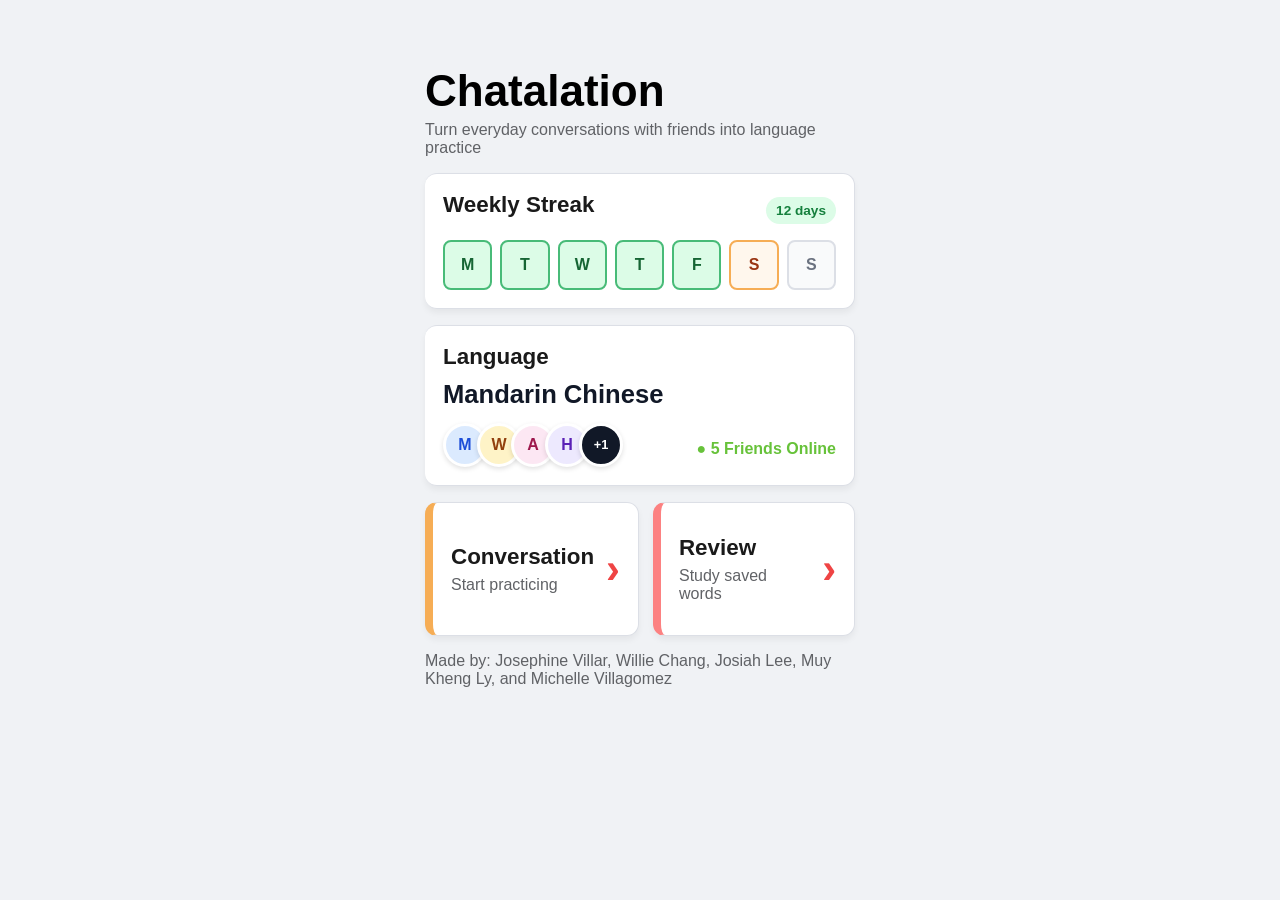
<file: index.html>
<!DOCTYPE html>
<html lang="en">
<head>
    <link rel="stylesheet" href="styles.css">
    <meta charset="UTF-8">
    <meta name="viewport" content="width=device-width, initial-scale=1.0">
    <title>Language Dashboard</title>
</head>
<body>

<div class="app-container home-screen">
    
    <div class="top-container">
        <div>
            <h1>Chatalation</h1>
            <p>Turn everyday conversations with friends into language practice</p>
        </div>
    </div>


    <div class="feature-box streak home-card">
        <div class="card-header-row">
            <h2>Weekly Streak</h2>
            <span class="streak-pill">12 days</span>
        </div>
        <div class="calendar-row" aria-label="7 day streak calendar">
            <div class="calendar-day complete">M</div>
            <div class="calendar-day complete">T</div>
            <div class="calendar-day complete">W</div>
            <div class="calendar-day complete">T</div>
            <div class="calendar-day complete">F</div>
            <div class="calendar-day today">S</div>
            <div class="calendar-day">S</div>
        </div>
    </div>

    <div class="feature-box dashboard home-card">
        <h2>Language</h2>
        <p class="language-name">Mandarin Chinese</p>
        <div class="online-row">
            <div class="avatar-stack" aria-label="Friends online">
                <div class="avatar">M</div>
                <div class="avatar">W</div>
                <div class="avatar">A</div>
                <div class="avatar">H</div>
                <div class="avatar more">+1</div>
            </div>
            <span class="status">● 5 Friends Online</span>
        </div>
    </div>

    <div class="home-action-grid">
        <div class="feature-box convo action-box" onclick="toggleMenu()">
            <div>
                <h2>Conversation</h2>
                <p>Start practicing</p>
            </div>
            <span class="arrow">›</span>
        </div>

        <div class="feature-box review action-box">
            <div>
                <h2>Review</h2>
                <p>Study saved words</p>
            </div>
            <span class="arrow">›</span>
        </div>
    </div>

    <div id="sub-menu" class="sub-container home-menu">
        <button id="newChat">Start a New Chat</button>
        <button>Chat with a Friend</button>
        <button>Live Recording</button>
    </div>

    <footer>
        <p>Made by: Josephine Villar, Willie Chang, Josiah Lee, Muy Kheng Ly, and Michelle Villagomez</p>
    </footer>
</div>


<script src="script.js"></script>

</body>
</html>
</file>
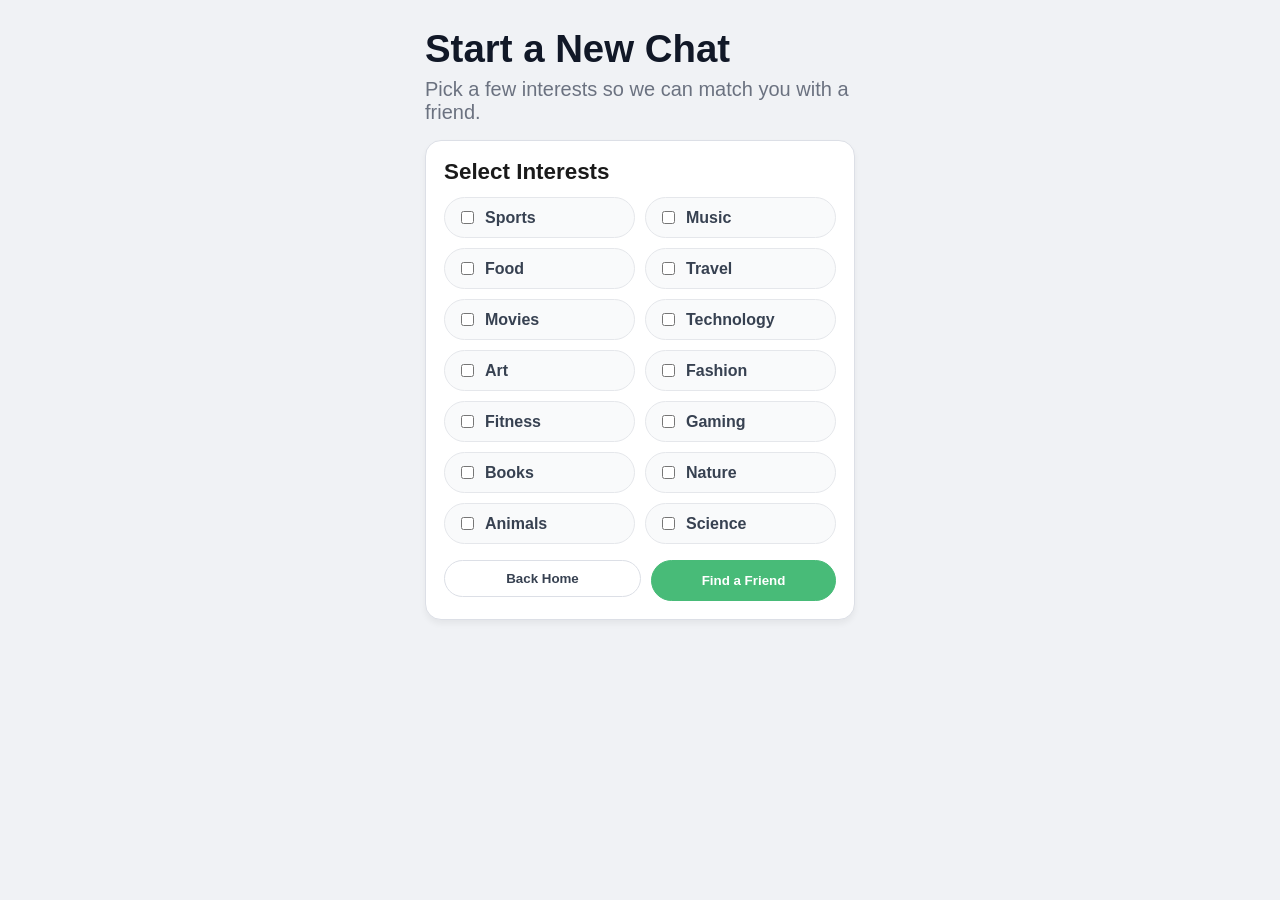
<file: newChat.html>
<!DOCTYPE html>
<html lang="en">
<head>
    <link rel="stylesheet" href="styles.css">
    <meta charset="UTF-8">
    <meta name="viewport" content="width=device-width, initial-scale=1.0">
    <title>Chat With Friend Dashboard</title>
</head>
<style>
    /* Page-specific styling for newChat.html */
    body {
        padding: 20px;
    }

    .chat-setup-screen {
        max-width: 430px;
        gap: 16px;
    }

    .top-container .page-title {
        margin: 0;
        font-size: 2.4rem;
        line-height: 1;
        color: #111827;
        padding: 10px 0;
    }

    .page-subtitle {
        margin-top: 8px;
        font-size: 1rem;
        color: #6b7280;
    }

    .setup-card {
        background: white;
        border: 1px solid #dcdfe6;
        border-radius: 16px;
        padding: 18px;
        box-shadow: 0 4px 6px rgba(0,0,0,0.05);
    }

    .setup-card h2 {
        margin-bottom: 12px;
    }

    .interest-grid {
        display: grid;
        grid-template-columns: 1fr 1fr;
        gap: 10px;
    }

    .interest-option {
        display: flex;
        align-items: center;
        gap: 8px;
        padding: 10px 12px;
        border: 1px solid #e5e7eb;
        border-radius: 999px;
        background: #f9fafb;
        font-weight: 600;
        color: #374151;
        cursor: pointer;
    }

    .interest-option:hover {
        border-color: #48bb78;
        background: #f0fdf4;
    }

    .interest-option input {
        accent-color: #48bb78;
    }

    .button-row {
        display: flex;
        gap: 10px;
        margin-top: 16px;
    }

    .primary-btn,
    .secondary-btn {
        flex: 1;
        padding: 12px 14px;
        border-radius: 999px;
        font-weight: 800;
        cursor: pointer;
        border: 1px solid #dcdfe6;
    }

    .primary-btn {
        background: #48bb78;
        color: white;
        border-color: #48bb78;
    }

    .secondary-btn {
        background: white;
        color: #374151;
    }

    .primary-btn:hover {
        background: #38a169;
    }

    .secondary-btn:hover {
        background: #f3f4f6;
    }

    #friendList {
        list-style: none;
        padding-left: 0;
        margin: 0;
        display: flex;
        flex-direction: column;
        gap: 12px;
    }

    #friendList li {
        margin: 0;
        padding: 14px;
        border: 1px solid #e5e7eb;
        border-radius: 14px;
        background: #ffffff;
        box-shadow: 0 2px 5px rgba(0,0,0,0.04);
    }

    .friendOption {
        display: flex;
        align-items: center;
        gap: 10px;
        margin-bottom: 8px;
        cursor: pointer;
    }

    .friendOption input {
        accent-color: #3b82f6;
    }

    .friend-name {
        font-size: 1.25rem;
        font-weight: 900;
        color: #111827;
    }

    #friendList p {
        margin-top: 4px;
        font-size: 0.95rem;
    }

    .findfriend-actions {
        display: flex;
        gap: 10px;
    }

    @media (max-width: 420px) {
        .interest-grid {
            grid-template-columns: 1fr;
        }

        .button-row,
        .findfriend-actions {
            flex-direction: column;
        }
    }

    #listFriends {
    max-height: 50vh;
    overflow-y: auto;
    }

    /* Keep header + buttons fixed, only list scrolls */
    #listFriends {
        flex: 1;
        overflow-y: auto;
        margin: 12px 0;
    }
</style>

<body>
    <div id="interests" class="app-container interests chat-setup-screen">
        <div class="top-container">
            <div>
                <h1 class="page-title">Start a New Chat</h1>
                <p class="page-subtitle">Pick a few interests so we can match you with a friend.</p>
            </div>
        </div>

        <div class="setup-card">
            <h2>Select Interests</h2>

            <form action="" method="" class="interest-grid">
                <label class="interest-option"><input type="checkbox" value="Sports"> Sports</label>
                <label class="interest-option"><input type="checkbox" value="Music"> Music</label>
                <label class="interest-option"><input type="checkbox" value="Food"> Food</label>
                <label class="interest-option"><input type="checkbox" value="Travel"> Travel</label>
                <label class="interest-option"><input type="checkbox" value="Movies"> Movies</label>
                <label class="interest-option"><input type="checkbox" value="Technology"> Technology</label>
                <label class="interest-option"><input type="checkbox" value="Art"> Art</label>
                <label class="interest-option"><input type="checkbox" value="Fashion"> Fashion</label>
                <label class="interest-option"><input type="checkbox" value="Fitness"> Fitness</label>
                <label class="interest-option"><input type="checkbox" value="Gaming"> Gaming</label>
                <label class="interest-option"><input type="checkbox" value="Books"> Books</label>
                <label class="interest-option"><input type="checkbox" value="Nature"> Nature</label>
                <label class="interest-option"><input type="checkbox" value="Animals"> Animals</label>
                <label class="interest-option"><input type="checkbox" value="Science"> Science</label>
            </form>

            <div class="button-row"> 
                <button id="backHomeBtn" class="secondary-btn">Back Home</button>
                <button type="button" id="saveBtn" class="primary-btn">Find a Friend</button>
            </div>
        </div>

        <ul id="savedList" class="hidden"></ul>

        <script>
            const saveBtn = document.getElementById('saveBtn');
            const form = document.querySelector('form');
            const savedList = document.getElementById('savedList');

            window.onload = () => {
                const savedItems = JSON.parse(localStorage.getItem('checkedItems')) || [];
        
                [...form.elements].forEach(cb => {
                    if (savedItems.includes(cb.value)) {
                        cb.checked = true;
                    }
                });
                displaySavedItems(savedItems);
            };

            saveBtn.addEventListener('click', () => {
                const checkedItems = [...form.elements]
                    .filter(cb => cb.checked)
                    .map(cb => cb.value);

                localStorage.setItem('checkedItems', JSON.stringify(checkedItems));
                displayFriends();
                displaySavedItems(checkedItems);
                alert('Selection saved!');
            });

            function displaySavedItems(items) {
                savedList.innerHTML = '';
                items.forEach(item => {
                    const li = document.createElement('li');
                    li.textContent = item;
                    savedList.appendChild(li);
                });
            }
        </script>
    </div> 

    <div id="findfriend" class="app-container chat-setup-screen hidden">
        <div class="top-container">
            <div>
                <h1 class="page-title">Pick a Friend</h1>
                <p class="page-subtitle">Choose someone with shared interests to start practicing.</p>
            </div>
        </div>

        <div class="setup-card">
            <div id="listFriends" class="listFriends">
                <ul id="friendList"></ul>
            </div>
        </div>
        
        <div class="findfriend-actions">
            <button id="backBtn" class="secondary-btn">Back to Interests</button>
            <button id="startChatBtn" class="primary-btn">Start Chatting</button>
        </div>
    </div>

    <script src="script.js"></script>
</body>
</html>
</file>
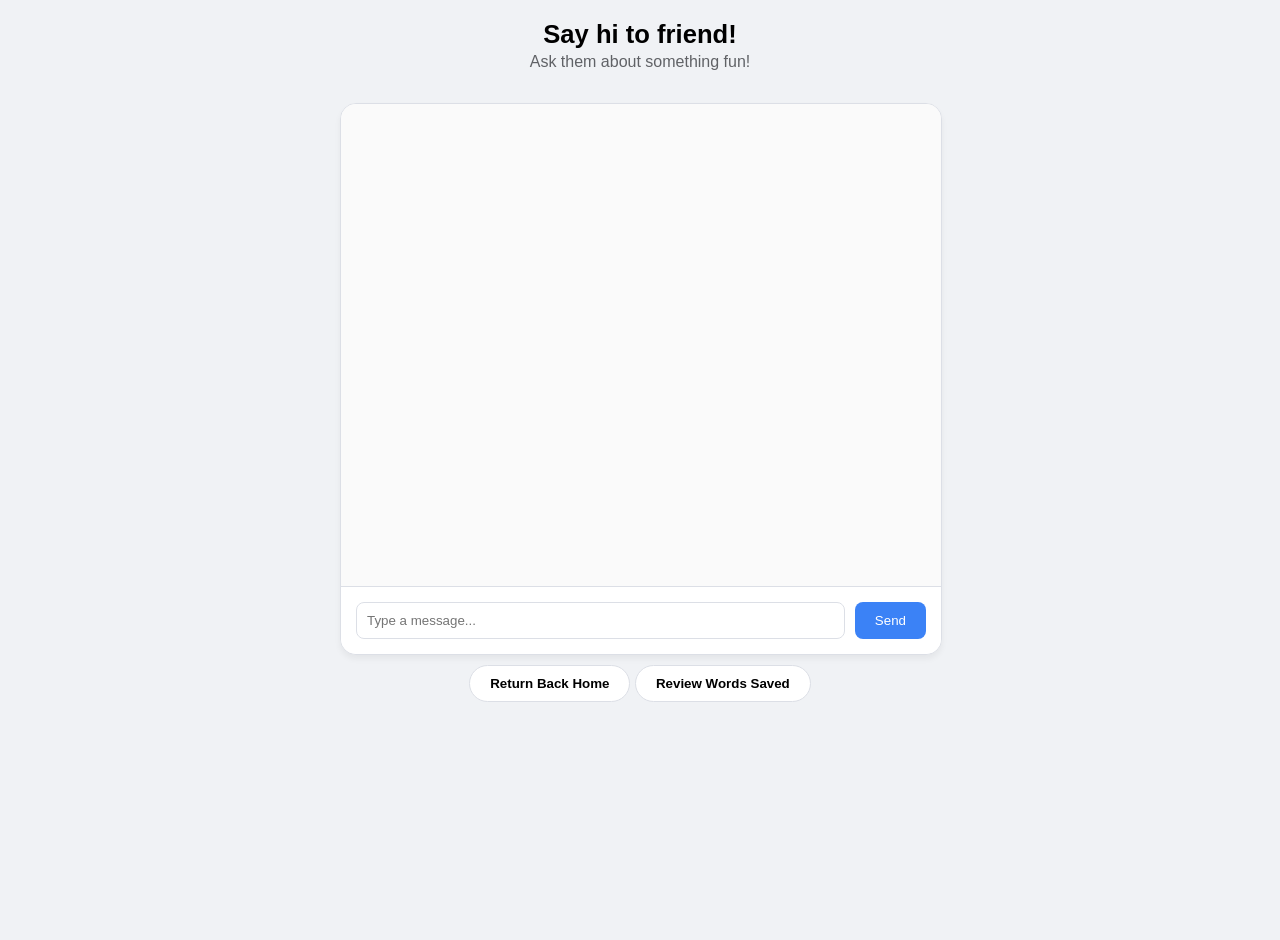
<file: newConvo.html>
<!DOCTYPE html>
<html lang="en">
<head>
    <link rel="stylesheet" href="styles.css">
    <meta charset="UTF-8">
    <meta name="viewport" content="width=device-width, initial-scale=1.0">
    <style> 
        /* Independent Chat Styling */

        .chat-header {
            width: 100%;
            text-align: center;
            margin-bottom: 12px;
        }

        .chat-header h1 {
            font-size: 1.6rem;
            line-height: 1.15;
            margin: 0 0 4px 0;
            white-space: normal;
            overflow-wrap: break-word;
        }

        .chat-header p {
            font-size: 1rem;
            margin: 0;
        }

        body {
            background-color: #f0f2f5;
            margin: 0;
            min-height: 100vh;
            padding: 40px;
            font-family: 'Segoe UI', Tahoma, Geneva, Verdana, sans-serif;

            display: flex;
            justify-content: flex-start;
            flex-direction: column;
            align-items: center;
            padding: 20px;
        }

        .chat-frame {
            width: 100%;
            max-width: 600px;
            height: 550px;
            background: white;
            border: 1px solid #dcdfe6;
            border-radius: 16px;
            display: flex;
            flex-direction: column;
            overflow: hidden;
            box-shadow: 0 4px 6px rgba(0,0,0,0.05);
            margin-top: 10px;
            margin: 0;
        }

        .chat-container {
            flex: 1;
            padding: 20px;
            overflow-y: auto;
            display: flex;
            flex-direction: column;
            gap: 15px;
            background-color: #fafafa;
        }

        .message {
            padding: 12px 16px;
            border-radius: 18px;
            font-size: 14px;
            line-height: 1.4;
            max-width: 80%;
            margin: 10px;
        }

        .received { background: #e9e9eb; align-self: flex-start; }
        .sent { background: #3b82f6; color: white; align-self: flex-end; }

        .input-area {
            padding: 15px;
            background: white;
            border-top: 1px solid #dcdfe6;
            display: flex;
            gap: 10px;
        }

        input {
            flex: 1;
            padding: 10px;
            border: 1px solid #dcdfe6;
            border-radius: 8px;
            outline: none;
        }

        .input-area button {
            padding: 10px 20px;
            background: #3b82f6;
            color: white;
            border: none;
            border-radius: 8px;
            cursor: pointer;
        }

        .word:hover{
            cursor: text;
            text-decoration: underline dotted;
            text-underline-offset: 3px;
        }

        .word::selection{
            background: #48bb7897;
        }

        .received {
            position: relative;
        }

        .message.received {
            position: relative;
        }

        .message.received:not(.has-selection):hover::after {
            content: "Highlight a word/phrase to translate";
            position: absolute;
            top: -20px;
            left: 10px;
            font-size: 12px;
            color: #666;
            opacity: 0.8;
            white-space: nowrap;
        }
        #translateBtn {
            position: absolute;
            display: none;
            padding: 6px 10px;
            background: #48bb78;
            color: white;
            border-radius: 6px;
            font-size: 14px;
            cursor: pointer;
            z-index: 1000;
        }

        .translate-popup {
            position: absolute;
            flex-direction: column;
            gap: 8px;
            min-width: 170px;
            max-width: 220px;
            padding: 12px;
            background: white;
            border: 1px solid #dcdfe6;
            border-radius: 12px;
            box-shadow: 0 8px 24px rgba(0,0,0,0.12);
            z-index: 1001;
        }

        .translate-popup:not(.hidden) {
            display: flex;
        }
        .popup-pinyin div,
        .popup-translation div {
            margin-bottom: 4px;
        }
        .popup-pinyin {
            font-size: 15px;
            font-weight: 600;
            color: #1f2937;
        }

        .popup-translation {
            font-size: 14px;
            color: #4b5563;
            border-top: 1px solid #eef2f7;
            padding-top: 6px;
        }

        .popup-save-btn {
            padding: 8px 10px;
            background: #48bb78;
            color: white;
            border: none;
            border-radius: 8px;
            cursor: pointer;
        }

        .popup-save-btn:hover {
            background: #38a169;
        }

        .popup-full-translation {
            margin-bottom: 10px;
            padding-bottom: 10px;
            border-bottom: 1px solid #eef2f7;
        }

        .popup-full-text {
            font-size: 16px;
            font-weight: 600;
            color: #111827;
            line-height: 1.4;
        }

        .popup-word-list {
            display: flex;
            flex-direction: column;
            gap: 8px;
        }

        .popup-word-row {
            display: grid;
            grid-template-columns: auto auto 1fr;
            gap: 10px;
            align-items: start;
            font-size: 14px;
            line-height: 1.4;
        }

        .popup-word-cn {
            font-weight: 700;
            color: #16a34a;
            background: #dcfce7;
            padding: 2px 6px;
            border-radius: 6px;
        }

        .popup-word-py {
            color: #6b7280;
            font-style: italic;
        }

        .popup-word-en {
            color: #374151;
        }

        .RtnHomeBtn {
            margin-top: 20px;
            padding: 10px 20px;
            background: #3b82f6;
            color: white;
            border: none;
            border-radius: 8px;
            cursor: pointer;
        }

    </style>
    <title>Your New Chat With ____</title>
</head>
<body>

<div class="app-container">
    <div class="chat-header">
        <h1>Say hi to <span id="selectedName"></span>!</h1>
        <p>Ask them about <span id="commonInterest"></span>!</p>
    </div>

    <div class="chat-frame">
        <div class="chat-container">
            
            <div class="message received hidden">
                <span class="word">早上好</span><span class="word">现在</span><span class="word">我</span><span class="word">有</span><span class="word">冰淇淋</span>
            </div>

            <div class="message received hidden">
                <span class="word">但是</span>,<span class="word">我</span><span class="word">最</span><span class="word">喜欢</span><span class="word">速度与激情9!</span>
            </div>

        </div>
        <div class="input-area">
            <input id="text-input" type="text" placeholder="Type a message...">
            <button id="sendTextBtn">Send</button>
        </div>
    </div>
</div>

<div id="translateBtn" class="translate-btn">Translate</div>

<div id="translatePopup" class="translate-popup hidden">
    <div id="popupFullTranslation" class="popup-full-translation"></div>
    <div id="popupWordList" class="popup-word-list"></div>
    <button id="saveWordBtn" class="popup-save-btn">Save to list</button>
</div>

<div>
    <button id="RtnHomeBtn">Return Back Home</button>
    <button id="ReviewBtn">Review Words Saved</button>
</div>
<script src="script.js"></script>
</body>
</html>
</file>
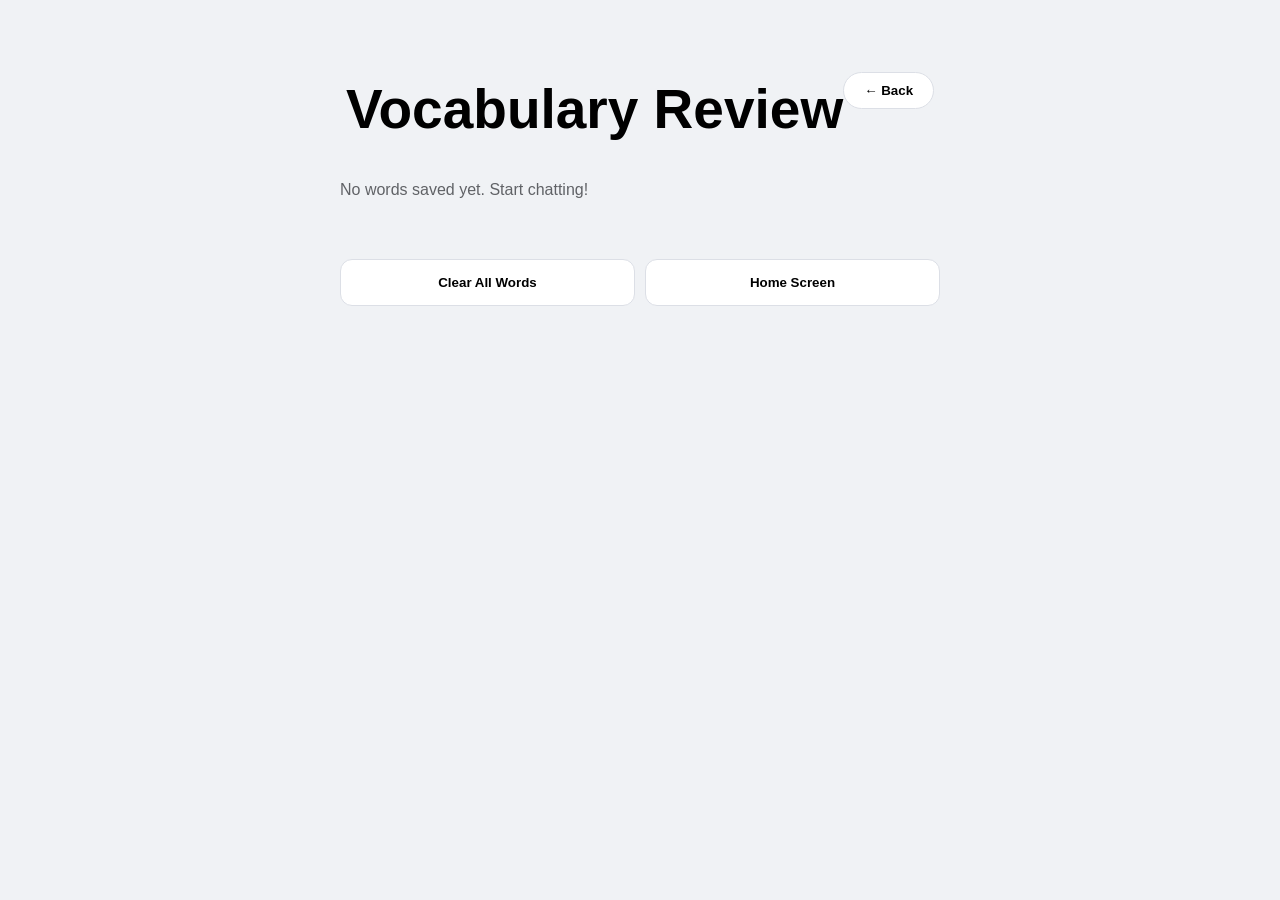
<file: review.html>
<!DOCTYPE html>
<html lang="en">
<head>
    <link rel="stylesheet" href="styles.css">
    <meta charset="UTF-8">
    <meta name="viewport" content="width=device-width, initial-scale=1.0">
    <title>Review Vocabulary</title>
</head>
<body>
<div class="app-container">
    <div class="top-container">
        <h1>Vocabulary Review</h1>
        <button onclick="window.location.href='newConvo.html'" id="backBtn">← Back</button>
    </div>

    <div id="vocabList" class="vocab-container">
        <!-- Words will be injected here by JavaScript -->
    </div>

    <div class="review-button-row">
        <button id="clearStorage">
            Clear All Words
        </button>
    
        <button id="homeBtn" onclick="window.location.href='index.html'">
            Home Screen
        </button>
    </div>
</div>

<script>
    const vocabList = document.getElementById("vocabList");
    const clearBtn = document.getElementById("clearStorage");

    function displayWords() {
        const words = JSON.parse(localStorage.getItem("vocabularyList")) || [];
        
        if (words.length === 0) {
            vocabList.innerHTML = "<p>No words saved yet. Start chatting!</p>";
            return;
        }

        vocabList.innerHTML = words.map(item => `
            <div class="feature-box card">
                <div class="vocab-row">
                    <strong class="chinese">${item.text}</strong>
                    <span class="pinyin">${Array.isArray(item.pinyin) ? item.pinyin.join(' ') : item.pinyin}</span>
                </div>
                <div class="english">${Array.isArray(item.translation) ? item.translation.join(', ') : item.translation}</div>
            </div>
        `).join("");
    }

    clearBtn.addEventListener("click", () => {
        if(confirm("Are you sure you want to delete your saved words?")) {
            localStorage.removeItem("vocabularyList");
            displayWords();
        }
    });

    displayWords();
</script>
</body>
</html>
</file>
<file: styles.css>
body {
    background-color: #f0f2f5;
    margin: 0;
    padding: 40px;
    font-family: 'Segoe UI', Tahoma, Geneva, Verdana, sans-serif;
    display: flex;
    justify-content: center;
}
.app-container 
{
    margin-top: 0;
    width: 100%;
    max-width: 600px;
    display: flex;
    flex-direction: column;
    gap: 20px;
}
.feature-box {
    background-color: #ffffff;
    border: 1px solid #dcdfe6;
    border-radius: 12px;
    padding: 25px;
    cursor: pointer;
    box-shadow: 0 4px 6px rgba(0,0,0,0.05);
    transition: all 0.2s ease;
}
.feature-box:hover {
    border-color: #409eff;
    transform: translateY(-2px);
    box-shadow: 0 6px 12px rgba(0,0,0,0.1);
}

.streak { border-left: 8px solid #48bb78; }
.dashboard { border-left: 8px solid #3b82f6; }
.convo { border-left: 8px solid #f6ad55; }
.review { border-left: 8px solid #fc8181; }

h2 { margin: 0 0 10px 0; font-size: 1.4rem; color: #1a1a1a; }
p { margin: 0; color: #606266; }

.status { color: #67c23a; font-weight: bold; margin-top: 8px; display: block; }

.sub-container {
    display: none;
    flex-direction: column;
    gap: 10px;
    padding-left: 20px;
}

.sub-container button {
    background: #fff;
    border: 1px solid #ddd;
    border-radius: 8px;
    padding: 12px;
    width: fit-content;
    font-weight: 600;
    cursor: pointer;
}

.sub-container button:first-child {
    background-color: #fff9db;
    border-color: #fab005;
}

.sub-container button:hover {
    background: #f3f4f6;
}
.show { display: flex !important; }

.top-container {
    display: flex;
    justify-content: center;
    align-items: center; 
    width: 100%;

}
.top-container h1{
    font-size: 55px;
    margin-bottom: 0px;
    margin-bottom: 0px;

}
.top-container p{
    font-size: 20px;
    margin-top: 0;
}

.hidden {
    display: none;
}
#backBtn {
    height: fit-content;    /* Stops the vertical stretching */
    padding: 10px 20px;
    border-radius: 30px;
    border: 1px solid #dcdfe6;
    background: white;
    font-weight: 600;
    cursor: pointer;
}

#backBtn:hover {
    background-color: #409eff;
    color: white;
}

#RtnHomeBtn {
    height: fit-content;    
    padding: 10px 20px;
    border-radius: 30px;
    border: 1px solid #dcdfe6;
    background: white;
    font-weight: 600;
    cursor: pointer;
}

#ReviewBtn {
    margin-top: 10px;
    height: fit-content;    
    padding: 10px 20px;
    border-radius: 30px;
    border: 1px solid #dcdfe6;
    background: white;
    font-weight: 600;
    cursor: pointer;
}

#backHomeBtn {
    height: fit-content;    
    padding: 10px 20px;
    border-radius: 30px;
    border: 1px solid #dcdfe6;
    background: white;
    font-weight: 600;
    cursor: pointer;
}

.hidden {
    display: none;
}

.vocab-container {
    display: flex;
    flex-direction: column;
    gap: 15px;
    margin-top: 20px;
}

.card {
    background: white;
    padding: 20px;
    border-radius: 12px;
    box-shadow: 0 4px 6px rgba(0,0,0,0.1);
    text-align: left !important;
}

.vocab-row {
    display: flex;
    justify-content: space-between;
    align-items: baseline;
    border-bottom: 1px solid #eee;
    padding-bottom: 8px;
    margin-bottom: 8px;
}

.chinese {
    font-size: 1.5rem;
    color: #333;
}

.pinyin {
    color: #666;
    font-style: italic;
}

.english {
    color: #007AFF;
    font-weight: 500;
}

.home-screen {
    max-width: 430px;
    gap: 16px;
}

.home-screen .top-container h1 {
    font-size: 44px;
    line-height: 1;
}

.home-screen .top-container p {
    font-size: 16px;
    margin-top: 8px;
}

.home-card {
    padding: 18px;
    border-left-width: 0;
}

.card-header-row,
.online-row,
.action-box {
    display: flex;
    align-items: center;
    justify-content: space-between;
    gap: 12px;
}

.streak-pill {
    background: #dcfce7;
    color: #15803d;
    padding: 6px 10px;
    border-radius: 999px;
    font-weight: 700;
    font-size: 0.85rem;
}

.calendar-row {
    display: grid;
    grid-template-columns: repeat(7, 1fr);
    gap: 8px;
    margin-top: 12px;
}

.calendar-day {
    aspect-ratio: 1;
    border: 2px solid #dcdfe6;
    border-radius: 8px;
    display: flex;
    align-items: center;
    justify-content: center;
    font-weight: 800;
    color: #6b7280;
    background: #f9fafb;
}

.calendar-day.complete {
    background: #dcfce7;
    border-color: #48bb78;
    color: #166534;
}

.calendar-day.today {
    background: #fff7ed;
    border-color: #f6ad55;
    color: #9a3412;
}

.language-name {
    font-size: 1.6rem;
    font-weight: 800;
    color: #111827;
    margin: 4px 0 14px 0;
}

.avatar-stack {
    display: flex;
    align-items: center;
}

.avatar {
    width: 38px;
    height: 38px;
    border-radius: 50%;
    background: #dbeafe;
    border: 3px solid white;
    display: flex;
    align-items: center;
    justify-content: center;
    font-weight: 800;
    color: #1d4ed8;
    margin-left: -10px;
    box-shadow: 0 2px 5px rgba(0,0,0,0.12);
}

.avatar:first-child {
    margin-left: 0;
}

.avatar:nth-child(2) { background: #fef3c7; color: #92400e; }
.avatar:nth-child(3) { background: #fce7f3; color: #9d174d; }
.avatar:nth-child(4) { background: #ede9fe; color: #5b21b6; }
.avatar.more { background: #111827; color: white; font-size: 0.8rem; }

.home-action-grid {
    display: grid;
    grid-template-columns: 1fr 1fr;
    gap: 14px;
}

.action-box {
    min-height: 96px;
    padding: 18px;
}

.action-box h2 {
    margin-bottom: 6px;
}

.arrow {
    color: #ef4444;
    font-size: 2.6rem;
    line-height: 1;
    font-weight: 900;
}

.home-menu {
    padding-left: 0;
    background: white;
    border: 1px solid #dcdfe6;
    border-radius: 12px;
    padding: 12px;
}

.home-menu button {
    width: 100%;
}

@media (max-width: 520px) {
    body {
        padding: 20px;
    }

    .home-action-grid {
        grid-template-columns: 1fr;
    }
}

.streak:hover,
.dashboard:hover {
    transform: none;
    box-shadow: 0 4px 6px rgba(0,0,0,0.05);
    border-color: #dcdfe6;
    cursor: default;
}

.review-button-row {
    display: flex;
    gap: 10px;
    margin-top: 20px;
}

.review-button-row button {
    flex: 1;
    padding: 12px;
    border-radius: 10px;
    font-weight: 700;
    cursor: pointer;
}

#clearStorage {
    background-color: white;
    color: black;
    border: 1px solid #dcdfe6;
    padding: 15px;
    border-radius: 12px;
    font-weight: bold;
    cursor: pointer;
    margin-top: 20px; 
}

#clearStorage:hover {
    background: #ff4d4f;
    color: white;
}

#homeBtn {
    background-color: white;
    color: black;
    border: 1px solid #dcdfe6;
    padding: 15px;
    border-radius: 12px;
    font-weight: bold;
    cursor: pointer;
    margin-top: 20px; 
}

#homeBtn:hover {
    background-color: #409eff;
    color: white;
}
</file>
